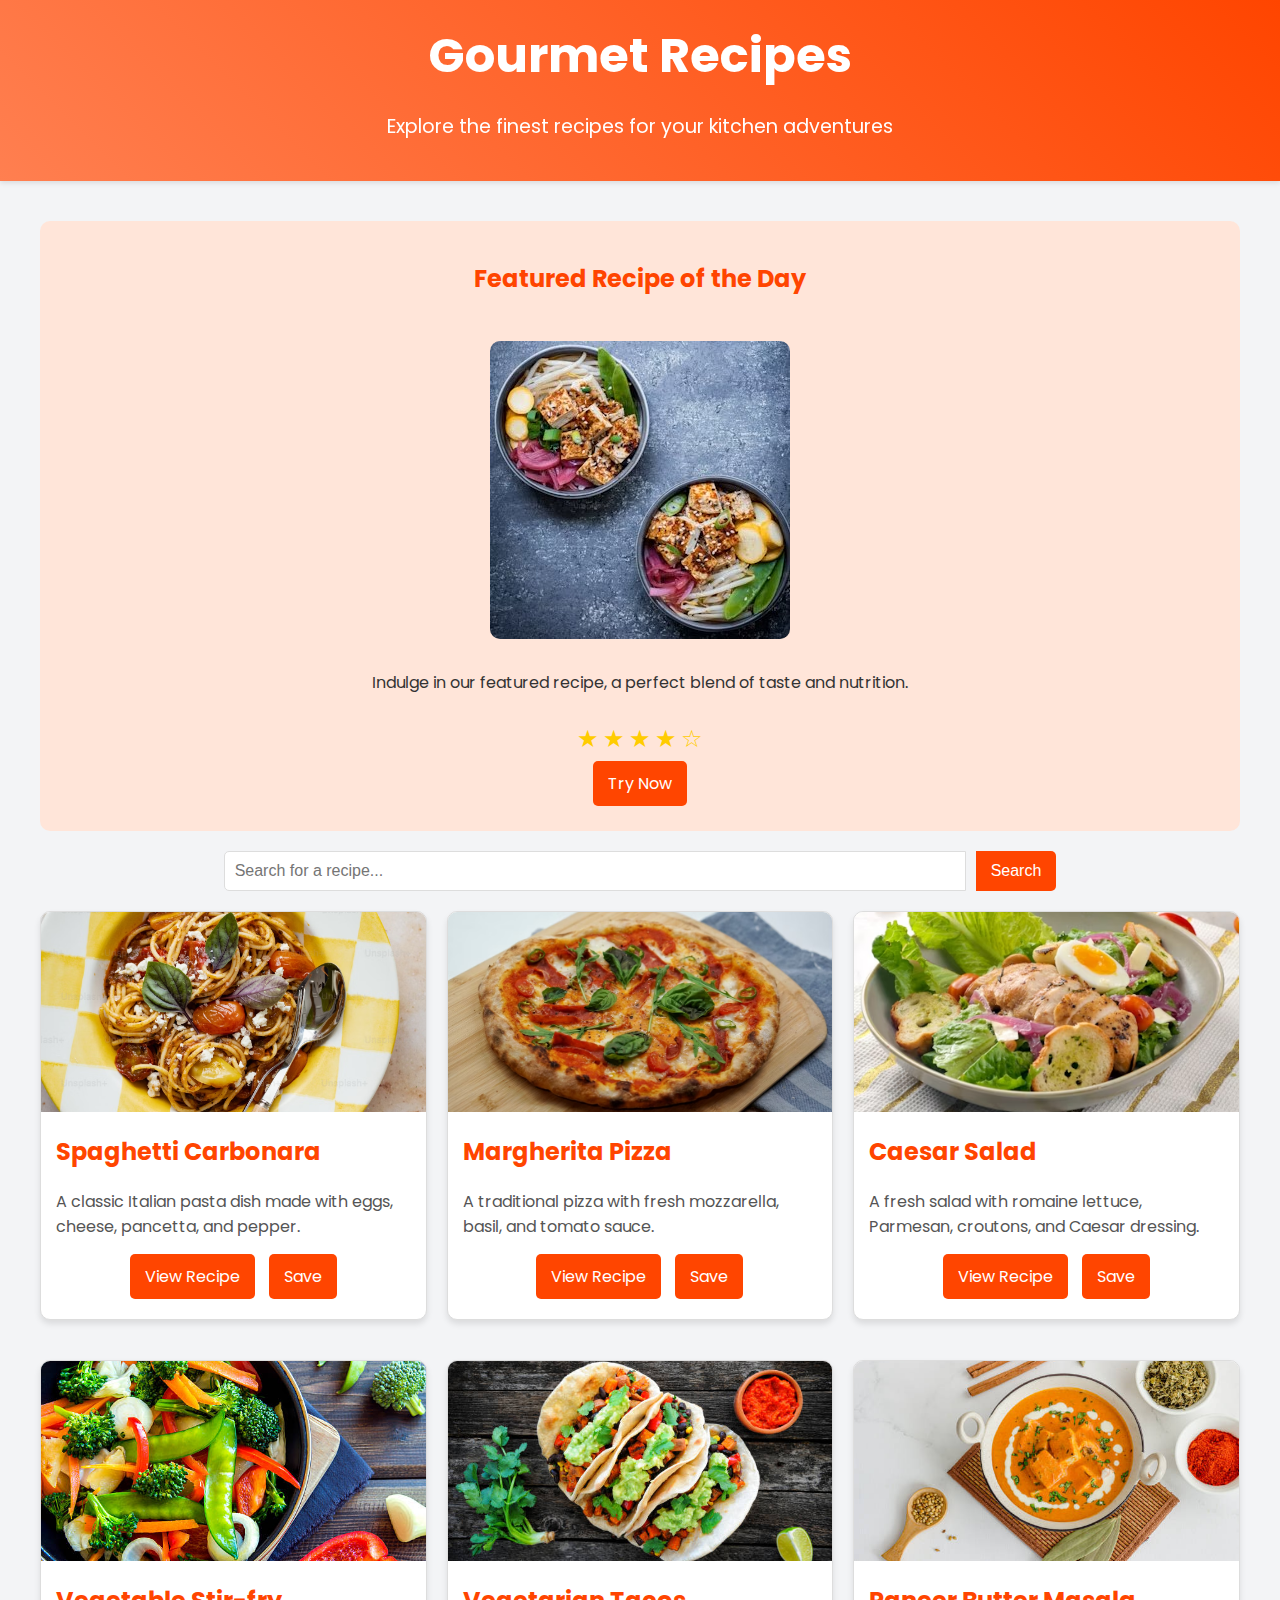
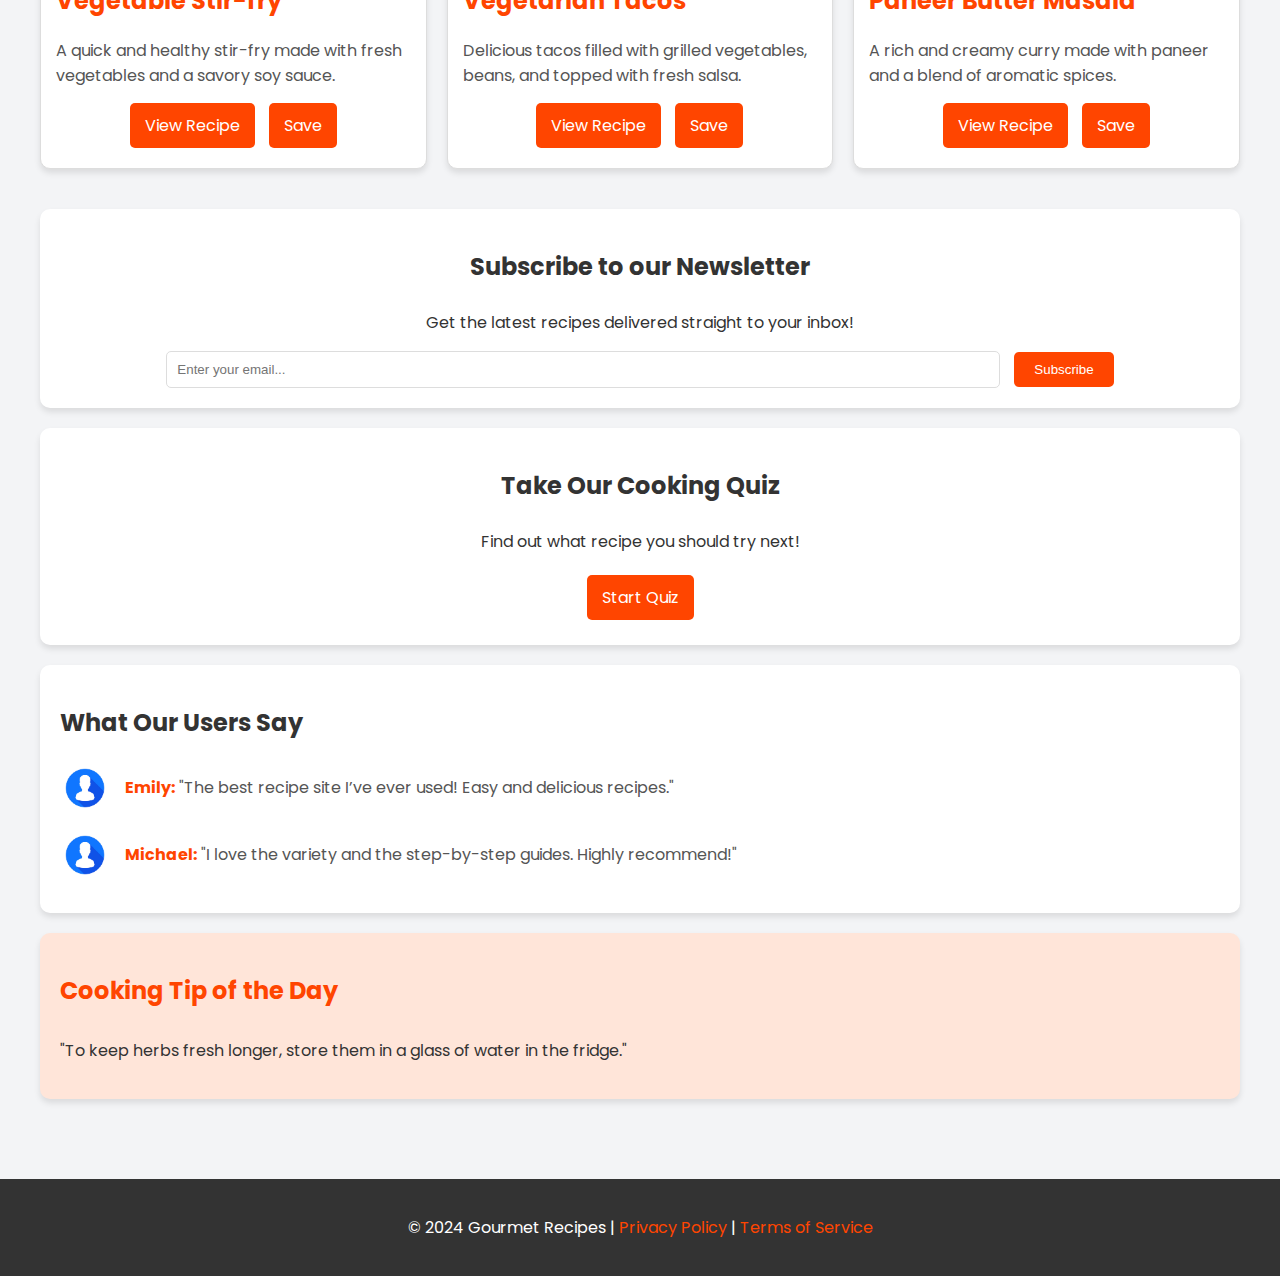
<file: index.html>
<!DOCTYPE html>
<html lang="en">
<head>
    <meta charset="UTF-8">
    <meta name="viewport" content="width=device-width, initial-scale=1.0">
    <title>Gourmet Recipes</title>
    <link rel="stylesheet" href="styles.css">
</head>
<body>
    <header>
        <h1>Gourmet Recipes</h1>
        <p>Explore the finest recipes for your kitchen adventures</p>
    </header>

    <button class="theme-toggle" onclick="theme-toggle()">🌙</button>

    <div class="container">
        <div class="featured">
            <h2>Featured Recipe of the Day</h2>
            <img src="example-featured.jpg" alt="Featured Dish" style="width:300px; border-radius:10px; margin:15px 0;">
            <p>Indulge in our featured recipe, a perfect blend of taste and nutrition.</p>
            <div class="rating">
                <span class="star">&#9733;</span>
                <span class="star">&#9733;</span>
                <span class="star">&#9733;</span>
                <span class="star">&#9733;</span>
                <span class="star">&#9734;</span>
            </div>
            <a href="#" class="button">Try Now</a>
        </div>

        <div class="search-bar">
            <input type="text" id="search" placeholder="Search for a recipe...">
            <button onclick="searchRecipes()">Search</button>
        </div>

        <div id="recipes" class="recipe-grid">
            <div class="recipe">
                <img src="example-dish1.jpg" alt="Example Dish">
                <div class="recipe-content">
                    <h2>Spaghetti Carbonara</h2>
                    <p>A classic Italian pasta dish made with eggs, cheese, pancetta, and pepper.</p>
                    <div class="button-group">
                        <a href="Spaghetti Carbonara.html" class="button">View Recipe</a>
                        <a href="#" class="button">Save</a>
                    </div>
                </div>
            </div>

            <div class="recipe">
                <img src="example-dish2.jpg" alt="Example Dish">
                <div class="recipe-content">
                    <h2>Margherita Pizza</h2>
                    <p>A traditional pizza with fresh mozzarella, basil, and tomato sauce.</p>
                    <div class="button-group">
                        <a href="Margherita Pizza.html" class="button">View Recipe</a>
                        <a href="#" class="button">Save</a>
                    </div>
                </div>
            </div>

            <div class="recipe">
                <img src="example-dish3.jpg" alt="Example Dish">
                <div class="recipe-content">
                    <h2>Caesar Salad</h2>
                    <p>A fresh salad with romaine lettuce, Parmesan, croutons, and Caesar dressing.</p>
                    <div class="button-group">
                        <a href="Caesar Salad.html" class="button">View Recipe</a>
                        <a href="#" class="button">Save</a>
                    </div>
                </div>
            </div>

            <!-- New Vegetarian Recipes -->
            <div class="recipe">
                <img src="vegetable-stirfry.jpg" alt="Vegetable Stir-fry">
                <div class="recipe-content">
                    <h2>Vegetable Stir-fry</h2>
                    <p>A quick and healthy stir-fry made with fresh vegetables and a savory soy sauce.</p>
                    <div class="button-group">
                        <a href="Vegetable Stir-fry.html" class="button">View Recipe</a>
                        <a href="#" class="button">Save</a>
                    </div>
                </div>
            </div>

            <div class="recipe">
                <img src="vegetarian-tacos.jpg" alt="Vegetarian Tacos">
                <div class="recipe-content">
                    <h2>Vegetarian Tacos</h2>
                    <p>Delicious tacos filled with grilled vegetables, beans, and topped with fresh salsa.</p>
                    <div class="button-group">
                        <a href="Vegetarian Tacos.html" class="button">View Recipe</a>
                        <a href="#" class="button">Save</a>
                    </div>
                </div>
            </div>

            <div class="recipe">
                <img src="paneer-butter-masala.jpg" alt="Paneer Butter Masala">
                <div class="recipe-content">
                    <h2>Paneer Butter Masala</h2>
                    <p>A rich and creamy curry made with paneer and a blend of aromatic spices.</p>
                    <div class="button-group">
                        <a href="Paneer Butter Masala.html" class="button">View Recipe</a>
                        <a href="#" class="button">Save</a>
                    </div>
                </div>
            </div>
        </div>

        <div class="newsletter">
            <h2>Subscribe to our Newsletter</h2>
            <p>Get the latest recipes delivered straight to your inbox!</p>
            <input type="email" placeholder="Enter your email...">
            <button>Subscribe</button>
        </div>

        <div class="quiz">
            <h2>Take Our Cooking Quiz</h2>
            <p>Find out what recipe you should try next!</p>
            <a href="Quiz.html" class="button">Start Quiz</a>
        </div>

        <div class="testimonials">
            <h2>What Our Users Say</h2>
            <div class="testimonial">
                <img src="user1.jpg" alt="User 1">
                <p><span>Emily:</span> "The best recipe site I’ve ever used! Easy and delicious recipes."</p>
            </div>
            <div class="testimonial">
                <img src="user2.jpg" alt="User 2">
                <p><span>Michael:</span> "I love the variety and the step-by-step guides. Highly recommend!"</p>
            </div>
        </div>

        <div class="random-tip">
            <h2>Cooking Tip of the Day</h2>
            <p>"To keep herbs fresh longer, store them in a glass of water in the fridge."</p>
        </div>
    </div>

    <footer>
        <p>&copy; 2024 Gourmet Recipes | <a href="#">Privacy Policy</a> | <a href="#">Terms of Service</a></p>
    </footer>

    <script>
        function theme-toggle() {
            document.body.classList.toggle('dark-mode');
        }

        function searchRecipes() {
            const searchInput = document.getElementById('search').value;
            alert('Search functionality coming soon for: ' + searchInput);
        }
    </script>
</body>
</html>
</file>
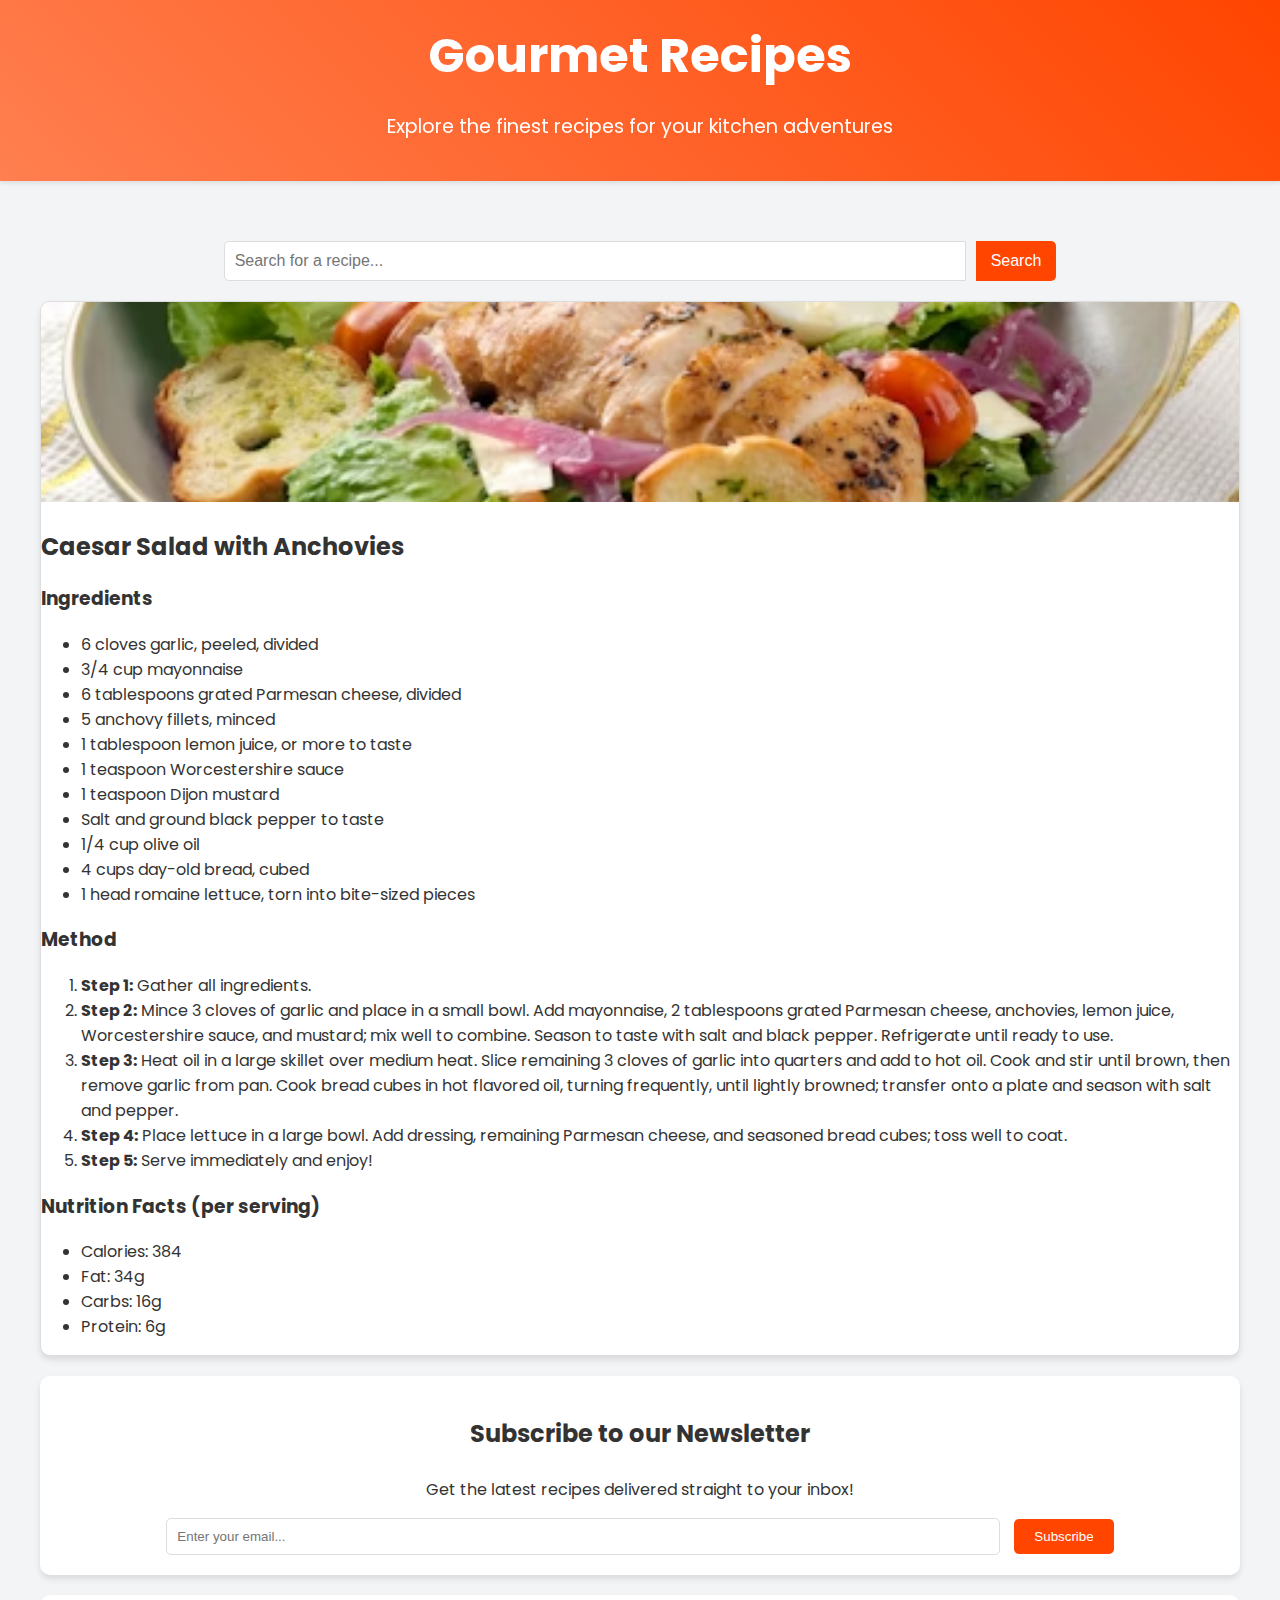
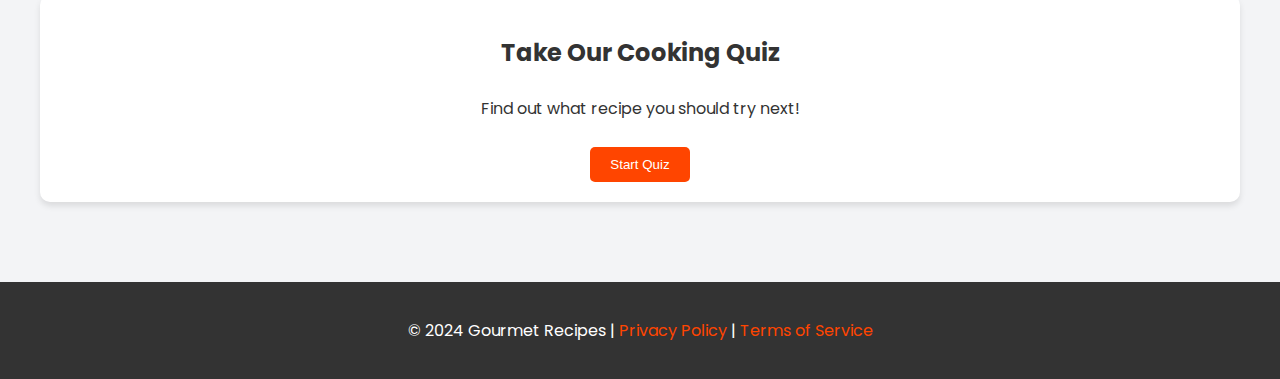
<file: Caesar Salad.html>
<!DOCTYPE html>
<html lang="en">
<head>
    <meta charset="UTF-8">
    <meta name="viewport" content="width=device-width, initial-scale=1.0">
    <title>Gourmet Recipes</title>
    <link rel="stylesheet" href="styles.css">
</head>
<body>
    <header>
        <h1>Gourmet Recipes</h1>
        <p>Explore the finest recipes for your kitchen adventures</p>
    </header>

    <button class="theme-toggle" onclick="toggleTheme()">🌙</button>

    <div class="container">
        <div class="search-bar">
            <input type="text" id="search" placeholder="Search for a recipe...">
            <button onclick="searchRecipes()">Search</button>
        </div>

        <!-- New Recipe Start -->
        <div class="recipe">
            <!-- Full Image Above Recipe Content -->
            <div class="recipe-image">
                <img src="example-dish3.jpg" alt="Caesar Salad with Anchovies">
            </div>

            <h2>Caesar Salad with Anchovies</h2>

            <h3>Ingredients</h3>
            <ul>
                <li>6 cloves garlic, peeled, divided</li>
                <li>3/4 cup mayonnaise</li>
                <li>6 tablespoons grated Parmesan cheese, divided</li>
                <li>5 anchovy fillets, minced</li>
                <li>1 tablespoon lemon juice, or more to taste</li>
                <li>1 teaspoon Worcestershire sauce</li>
                <li>1 teaspoon Dijon mustard</li>
                <li>Salt and ground black pepper to taste</li>
                <li>1/4 cup olive oil</li>
                <li>4 cups day-old bread, cubed</li>
                <li>1 head romaine lettuce, torn into bite-sized pieces</li>
            </ul>

            <h3>Method</h3>
            <ol>
                <li><strong>Step 1:</strong> Gather all ingredients.</li>
                <li><strong>Step 2:</strong> Mince 3 cloves of garlic and place in a small bowl. Add mayonnaise, 2 tablespoons grated Parmesan cheese, anchovies, lemon juice, Worcestershire sauce, and mustard; mix well to combine. Season to taste with salt and black pepper. Refrigerate until ready to use.</li>
                <li><strong>Step 3:</strong> Heat oil in a large skillet over medium heat. Slice remaining 3 cloves of garlic into quarters and add to hot oil. Cook and stir until brown, then remove garlic from pan. Cook bread cubes in hot flavored oil, turning frequently, until lightly browned; transfer onto a plate and season with salt and pepper.</li>
                <li><strong>Step 4:</strong> Place lettuce in a large bowl. Add dressing, remaining Parmesan cheese, and seasoned bread cubes; toss well to coat.</li>
                <li><strong>Step 5:</strong> Serve immediately and enjoy!</li>
            </ol>

            <h3>Nutrition Facts (per serving)</h3>
            <ul>
                <li>Calories: 384</li>
                <li>Fat: 34g</li>
                <li>Carbs: 16g</li>
                <li>Protein: 6g</li>
            </ul>
        </div>
        <!-- New Recipe End -->

        <div class="newsletter">
            <h2>Subscribe to our Newsletter</h2>
            <p>Get the latest recipes delivered straight to your inbox!</p>
            <input type="email" placeholder="Enter your email...">
            <button>Subscribe</button>
        </div>

        <div class="quiz">
            <h2>Take Our Cooking Quiz</h2>
            <p>Find out what recipe you should try next!</p>
            <button>Start Quiz</button>
        </div>
    </div>

    <footer>
        <p>&copy; 2024 Gourmet Recipes | <a href="#">Privacy Policy</a> | <a href="#">Terms of Service</a></p>
    </footer>

    <script>
        function toggleTheme() {
            document.body.classList.toggle('dark-mode');
        }

        function searchRecipes() {
            const searchInput = document.getElementById('search').value;
            alert('Search functionality coming soon for: ' + searchInput);
        }
    </script>
</body>
</html>
</file>
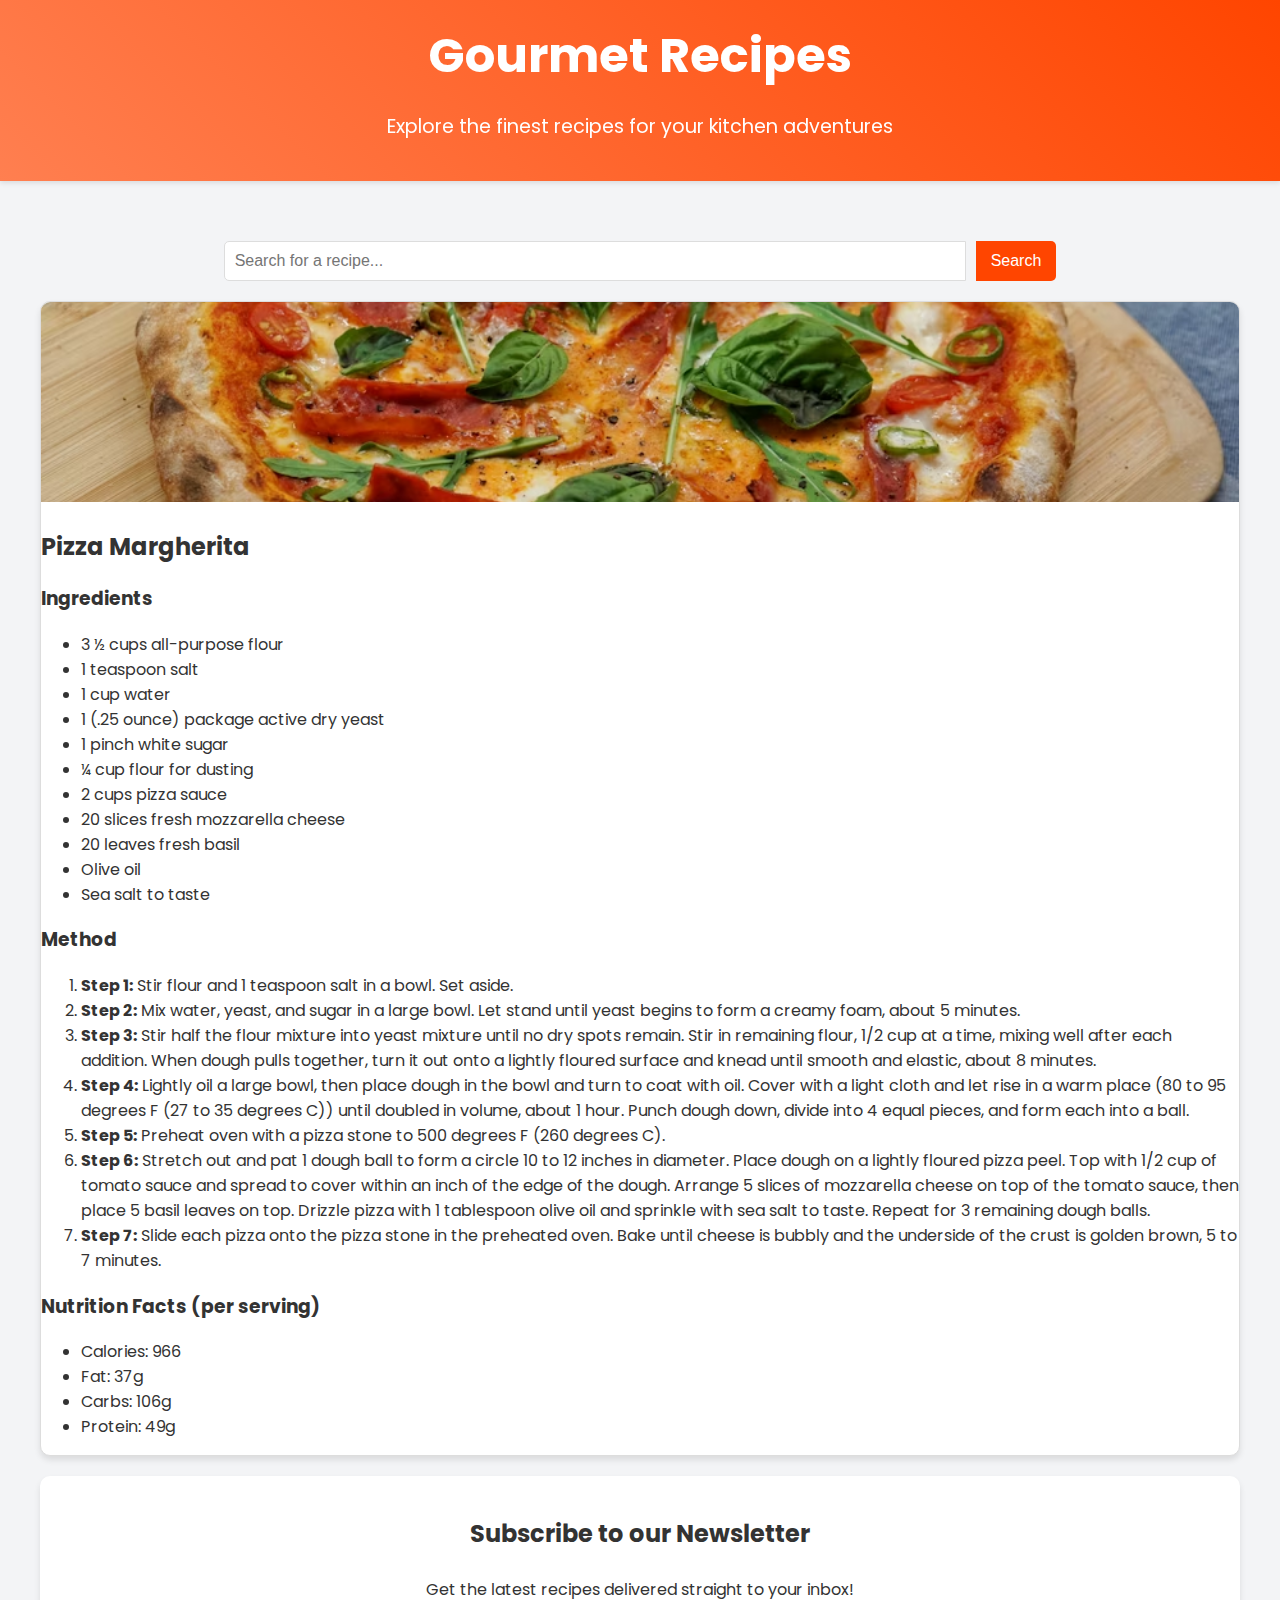
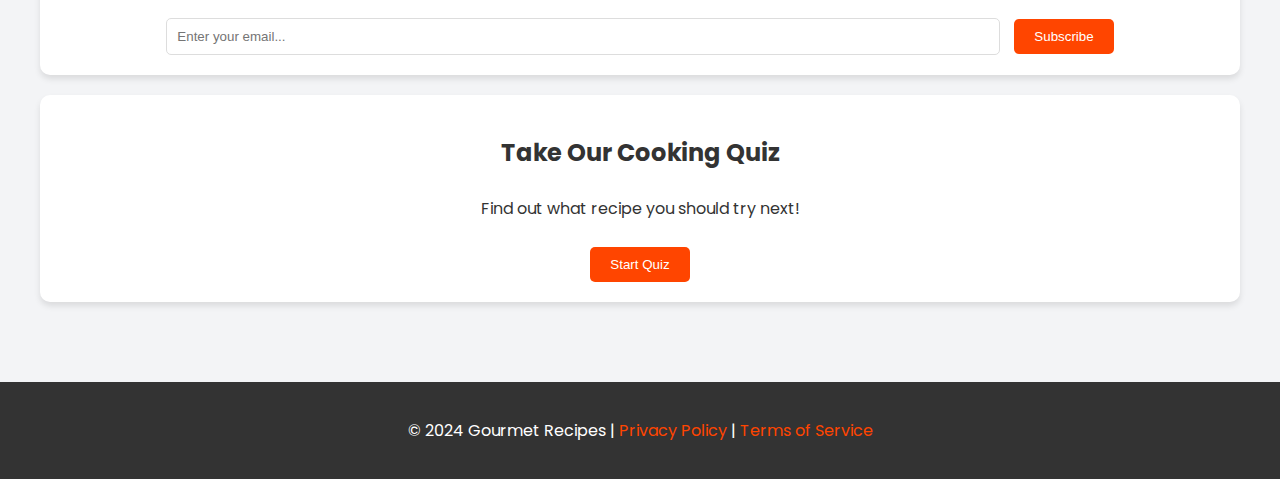
<file: Margherita Pizza.html>
<!DOCTYPE html>
<html lang="en">
<head>
    <meta charset="UTF-8">
    <meta name="viewport" content="width=device-width, initial-scale=1.0">
    <title>Gourmet Recipes</title>
    <link rel="stylesheet" href="styles.css">
</head>
<body>
    <header>
        <h1>Gourmet Recipes</h1>
        <p>Explore the finest recipes for your kitchen adventures</p>
    </header>

    <button class="theme-toggle" onclick="toggleTheme()">🌙</button>

    <div class="container">
        <div class="search-bar">
            <input type="text" id="search" placeholder="Search for a recipe...">
            <button onclick="searchRecipes()">Search</button>
        </div>

        <!-- New Recipe Start -->
        <div class="recipe">
            <!-- Full Image Above Recipe Content -->
            <div class="recipe-image">
                <img src="example-dish2.jpg" alt="Pizza Margherita">
            </div>

            <h2>Pizza Margherita</h2>

            <h3>Ingredients</h3>
            <ul>
                <li>3 ½ cups all-purpose flour</li>
                <li>1 teaspoon salt</li>
                <li>1 cup water</li>
                <li>1 (.25 ounce) package active dry yeast</li>
                <li>1 pinch white sugar</li>
                <li>¼ cup flour for dusting</li>
                <li>2 cups pizza sauce</li>
                <li>20 slices fresh mozzarella cheese</li>
                <li>20 leaves fresh basil</li>
                <li>Olive oil</li>
                <li>Sea salt to taste</li>
            </ul>

            <h3>Method</h3>
            <ol>
                <li><strong>Step 1:</strong> Stir flour and 1 teaspoon salt in a bowl. Set aside.</li>
                <li><strong>Step 2:</strong> Mix water, yeast, and sugar in a large bowl. Let stand until yeast begins to form a creamy foam, about 5 minutes.</li>
                <li><strong>Step 3:</strong> Stir half the flour mixture into yeast mixture until no dry spots remain. Stir in remaining flour, 1/2 cup at a time, mixing well after each addition. When dough pulls together, turn it out onto a lightly floured surface and knead until smooth and elastic, about 8 minutes.</li>
                <li><strong>Step 4:</strong> Lightly oil a large bowl, then place dough in the bowl and turn to coat with oil. Cover with a light cloth and let rise in a warm place (80 to 95 degrees F (27 to 35 degrees C)) until doubled in volume, about 1 hour. Punch dough down, divide into 4 equal pieces, and form each into a ball.</li>
                <li><strong>Step 5:</strong> Preheat oven with a pizza stone to 500 degrees F (260 degrees C).</li>
                <li><strong>Step 6:</strong> Stretch out and pat 1 dough ball to form a circle 10 to 12 inches in diameter. Place dough on a lightly floured pizza peel. Top with 1/2 cup of tomato sauce and spread to cover within an inch of the edge of the dough. Arrange 5 slices of mozzarella cheese on top of the tomato sauce, then place 5 basil leaves on top. Drizzle pizza with 1 tablespoon olive oil and sprinkle with sea salt to taste. Repeat for 3 remaining dough balls.</li>
                <li><strong>Step 7:</strong> Slide each pizza onto the pizza stone in the preheated oven. Bake until cheese is bubbly and the underside of the crust is golden brown, 5 to 7 minutes.</li>
            </ol>

            <h3>Nutrition Facts (per serving)</h3>
            <ul>
                <li>Calories: 966</li>
                <li>Fat: 37g</li>
                <li>Carbs: 106g</li>
                <li>Protein: 49g</li>
            </ul>
        </div>
        <!-- New Recipe End -->

        <div class="newsletter">
            <h2>Subscribe to our Newsletter</h2>
            <p>Get the latest recipes delivered straight to your inbox!</p>
            <input type="email" placeholder="Enter your email...">
            <button>Subscribe</button>
        </div>

        <div class="quiz">
            <h2>Take Our Cooking Quiz</h2>
            <p>Find out what recipe you should try next!</p>
            <button>Start Quiz</button>
        </div>
    </div>

    <footer>
        <p>&copy; 2024 Gourmet Recipes | <a href="#">Privacy Policy</a> | <a href="#">Terms of Service</a></p>
    </footer>

    <script>
        function toggleTheme() {
            document.body.classList.toggle('dark-mode');
        }

        function searchRecipes() {
            const searchInput = document.getElementById('search').value;
            alert('Search functionality coming soon for: ' + searchInput);
        }
    </script>
</body>
</html>
</file>
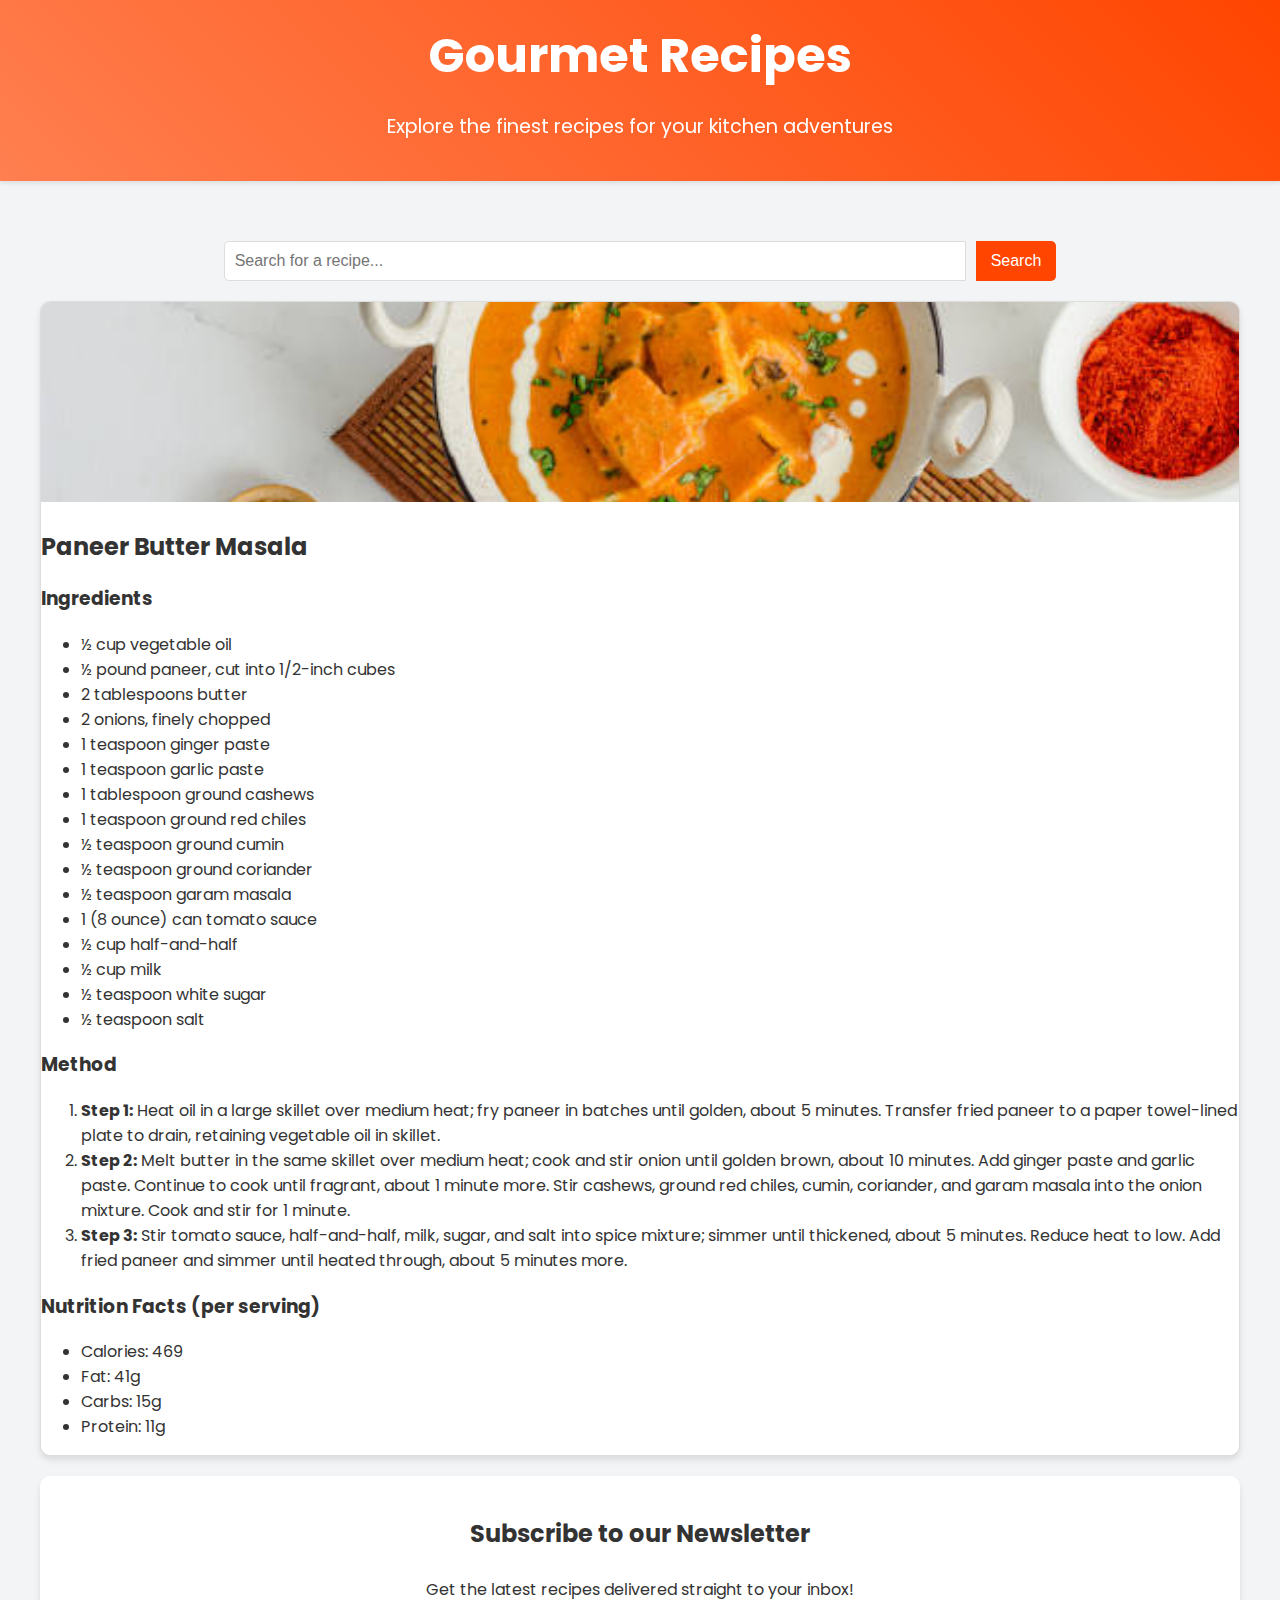
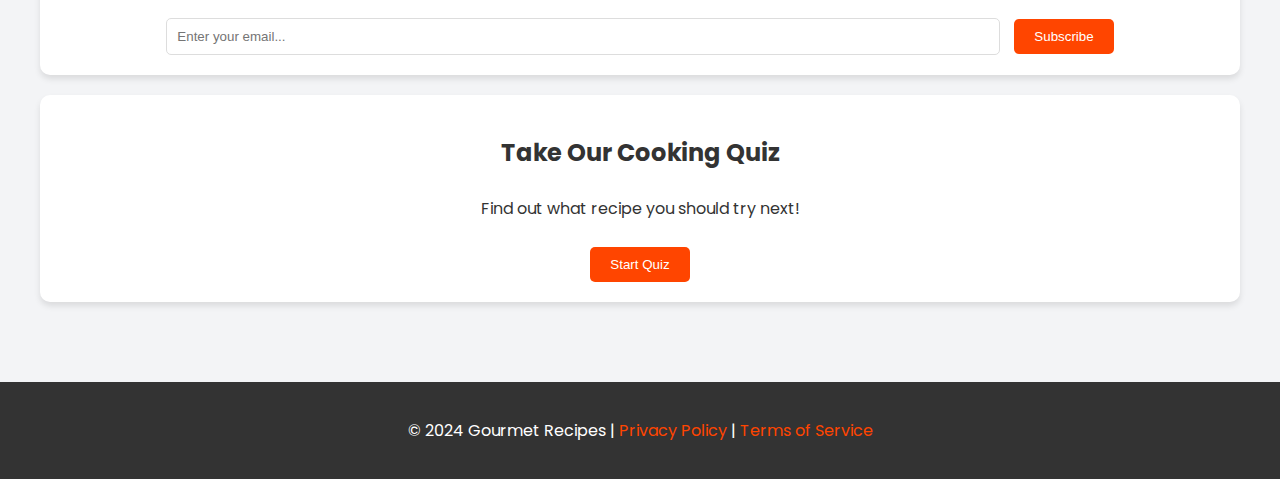
<file: Paneer Butter Masala.html>
<!DOCTYPE html>
<html lang="en">
<head>
    <meta charset="UTF-8">
    <meta name="viewport" content="width=device-width, initial-scale=1.0">
    <title>Gourmet Recipes</title>
    <link rel="stylesheet" href="styles.css">
</head>
<body>
    <header>
        <h1>Gourmet Recipes</h1>
        <p>Explore the finest recipes for your kitchen adventures</p>
    </header>

    <button class="theme-toggle" onclick="toggleTheme()">🌙</button>

    <div class="container">
        <div class="search-bar">
            <input type="text" id="search" placeholder="Search for a recipe...">
            <button onclick="searchRecipes()">Search</button>
        </div>

        <!-- Updated Recipe Start -->
        <div class="recipe">
            <!-- Full Image Above Recipe Content -->
            <div class="recipe-image">
                <img src="paneer-butter-masala.jpg" alt="Paneer Butter Masala">
            </div>

            <h2>Paneer Butter Masala</h2>

            <h3>Ingredients</h3>
            <ul>
                <li>½ cup vegetable oil</li>
                <li>½ pound paneer, cut into 1/2-inch cubes</li>
                <li>2 tablespoons butter</li>
                <li>2 onions, finely chopped</li>
                <li>1 teaspoon ginger paste</li>
                <li>1 teaspoon garlic paste</li>
                <li>1 tablespoon ground cashews</li>
                <li>1 teaspoon ground red chiles</li>
                <li>½ teaspoon ground cumin</li>
                <li>½ teaspoon ground coriander</li>
                <li>½ teaspoon garam masala</li>
                <li>1 (8 ounce) can tomato sauce</li>
                <li>½ cup half-and-half</li>
                <li>½ cup milk</li>
                <li>½ teaspoon white sugar</li>
                <li>½ teaspoon salt</li>
            </ul>

            <h3>Method</h3>
            <ol>
                <li>
                    <strong>Step 1:</strong> Heat oil in a large skillet over medium heat; fry paneer in batches until golden, about 5 minutes. Transfer fried paneer to a paper towel-lined plate to drain, retaining vegetable oil in skillet.
                </li>
                <li>
                    <strong>Step 2:</strong> Melt butter in the same skillet over medium heat; cook and stir onion until golden brown, about 10 minutes. Add ginger paste and garlic paste. Continue to cook until fragrant, about 1 minute more. Stir cashews, ground red chiles, cumin, coriander, and garam masala into the onion mixture. Cook and stir for 1 minute.
                </li>
                <li>
                    <strong>Step 3:</strong> Stir tomato sauce, half-and-half, milk, sugar, and salt into spice mixture; simmer until thickened, about 5 minutes. Reduce heat to low. Add fried paneer and simmer until heated through, about 5 minutes more.
                </li>
            </ol>

            <h3>Nutrition Facts (per serving)</h3>
            <ul>
                <li>Calories: 469</li>
                <li>Fat: 41g</li>
                <li>Carbs: 15g</li>
                <li>Protein: 11g</li>
            </ul>
        </div>
        <!-- Updated Recipe End -->

        <div class="newsletter">
            <h2>Subscribe to our Newsletter</h2>
            <p>Get the latest recipes delivered straight to your inbox!</p>
            <input type="email" placeholder="Enter your email...">
            <button>Subscribe</button>
        </div>

        <div class="quiz">
            <h2>Take Our Cooking Quiz</h2>
            <p>Find out what recipe you should try next!</p>
            <button>Start Quiz</button>
        </div>
    </div>

    <footer>
        <p>&copy; 2024 Gourmet Recipes | <a href="#">Privacy Policy</a> | <a href="#">Terms of Service</a></p>
    </footer>

    <script>
        function toggleTheme() {
            document.body.classList.toggle('dark-mode');
        }

        function searchRecipes() {
            const searchInput = document.getElementById('search').value;
            alert('Search functionality coming soon for: ' + searchInput);
        }
    </script>
</body>
</html>
</file>
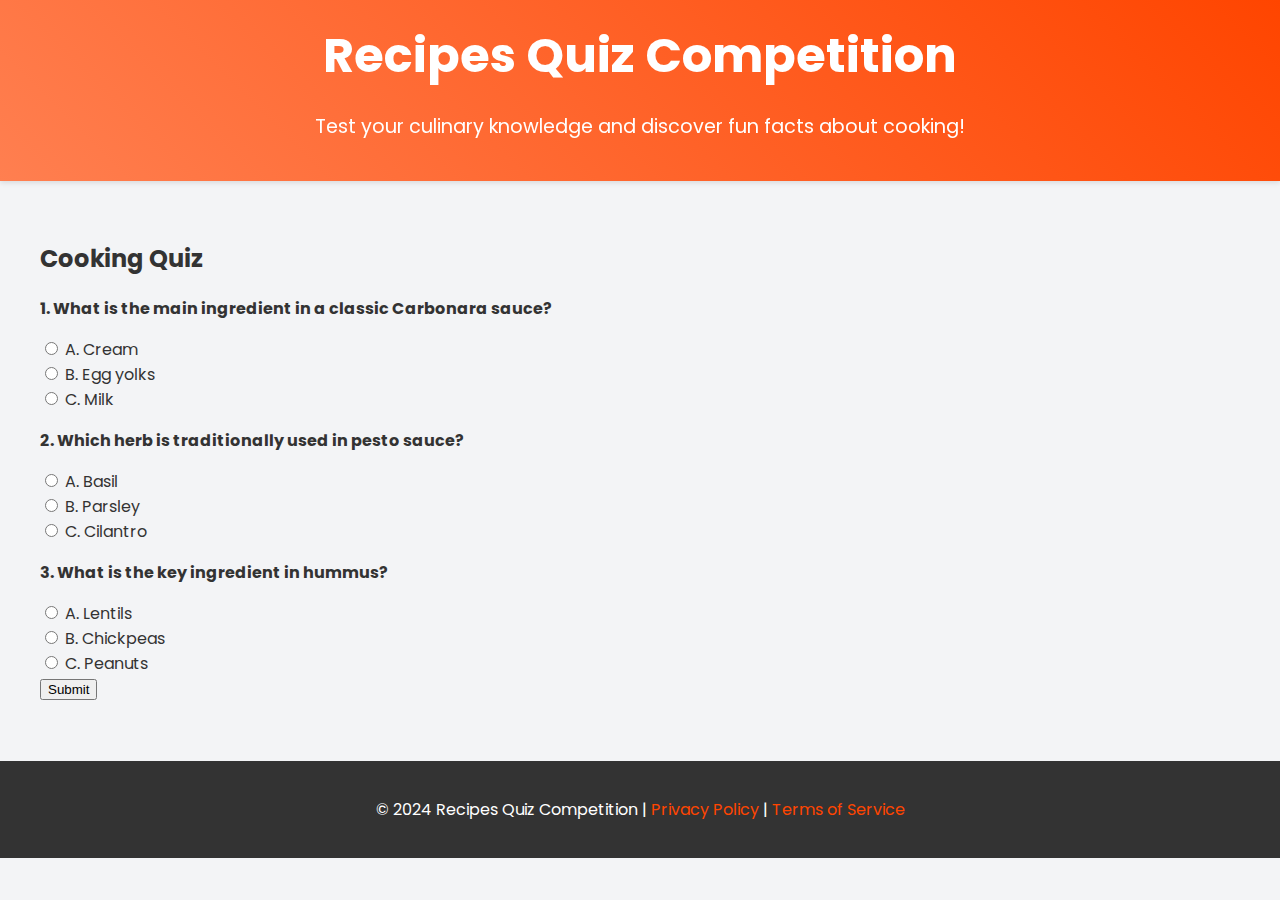
<file: Quiz.html>
<!DOCTYPE html>
<html lang="en">
<head>
    <meta charset="UTF-8">
    <meta name="viewport" content="width=device-width, initial-scale=1.0">
    <title>Recipes Quiz Competition</title>
    <link rel="stylesheet" href="styles.css">
</head>
<body>
    <header>
        <h1>Recipes Quiz Competition</h1>
        <p>Test your culinary knowledge and discover fun facts about cooking!</p>
    </header>

    <button class="theme-toggle" onclick="toggleTheme()">🌙</button>

    <div class="container">
        <div class="quiz-section">
            <h2>Cooking Quiz</h2>
            <form id="quizForm">
                <!-- Question 1 -->
                <div class="quiz-question">
                    <p><strong>1. What is the main ingredient in a classic Carbonara sauce?</strong></p>
                    <input type="radio" id="q1a" name="q1" value="A">
                    <label for="q1a">A. Cream</label><br>
                    <input type="radio" id="q1b" name="q1" value="B">
                    <label for="q1b">B. Egg yolks</label><br>
                    <input type="radio" id="q1c" name="q1" value="C">
                    <label for="q1c">C. Milk</label><br>
                </div>

                <!-- Question 2 -->
                <div class="quiz-question">
                    <p><strong>2. Which herb is traditionally used in pesto sauce?</strong></p>
                    <input type="radio" id="q2a" name="q2" value="A">
                    <label for="q2a">A. Basil</label><br>
                    <input type="radio" id="q2b" name="q2" value="B">
                    <label for="q2b">B. Parsley</label><br>
                    <input type="radio" id="q2c" name="q2" value="C">
                    <label for="q2c">C. Cilantro</label><br>
                </div>

                <!-- Question 3 -->
                <div class="quiz-question">
                    <p><strong>3. What is the key ingredient in hummus?</strong></p>
                    <input type="radio" id="q3a" name="q3" value="A">
                    <label for="q3a">A. Lentils</label><br>
                    <input type="radio" id="q3b" name="q3" value="B">
                    <label for="q3b">B. Chickpeas</label><br>
                    <input type="radio" id="q3c" name="q3" value="C">
                    <label for="q3c">C. Peanuts</label><br>
                </div>

                <button type="button" onclick="checkAnswers()">Submit</button>
            </form>
        </div>

        <div id="quizResults" class="results" style="display:none;">
            <h2>Your Results</h2>
            <p id="resultsMessage"></p>
        </div>
    </div>

    <footer>
        <p>&copy; 2024 Recipes Quiz Competition | <a href="#">Privacy Policy</a> | <a href="#">Terms of Service</a></p>
    </footer>

    <script>
        function toggleTheme() {
            document.body.classList.toggle('dark-mode');
        }

        function checkAnswers() {
            const correctAnswers = {
                q1: "B",
                q2: "A",
                q3: "B"
            };

            let score = 0;
            const totalQuestions = Object.keys(correctAnswers).length;

            for (const [question, answer] of Object.entries(correctAnswers)) {
                const selected = document.querySelector(`input[name="${question}"]:checked`);
                if (selected && selected.value === answer) {
                    score++;
                }
            }

            const resultsMessage = document.getElementById("resultsMessage");
            const resultsDiv = document.getElementById("quizResults");
            resultsMessage.textContent = `You scored ${score} out of ${totalQuestions}! ${
                score === totalQuestions ? "You're a master chef!" : "Keep practicing!"
            }`;
            resultsDiv.style.display = "block";
        }
    </script>
</body>
</html>
</file>
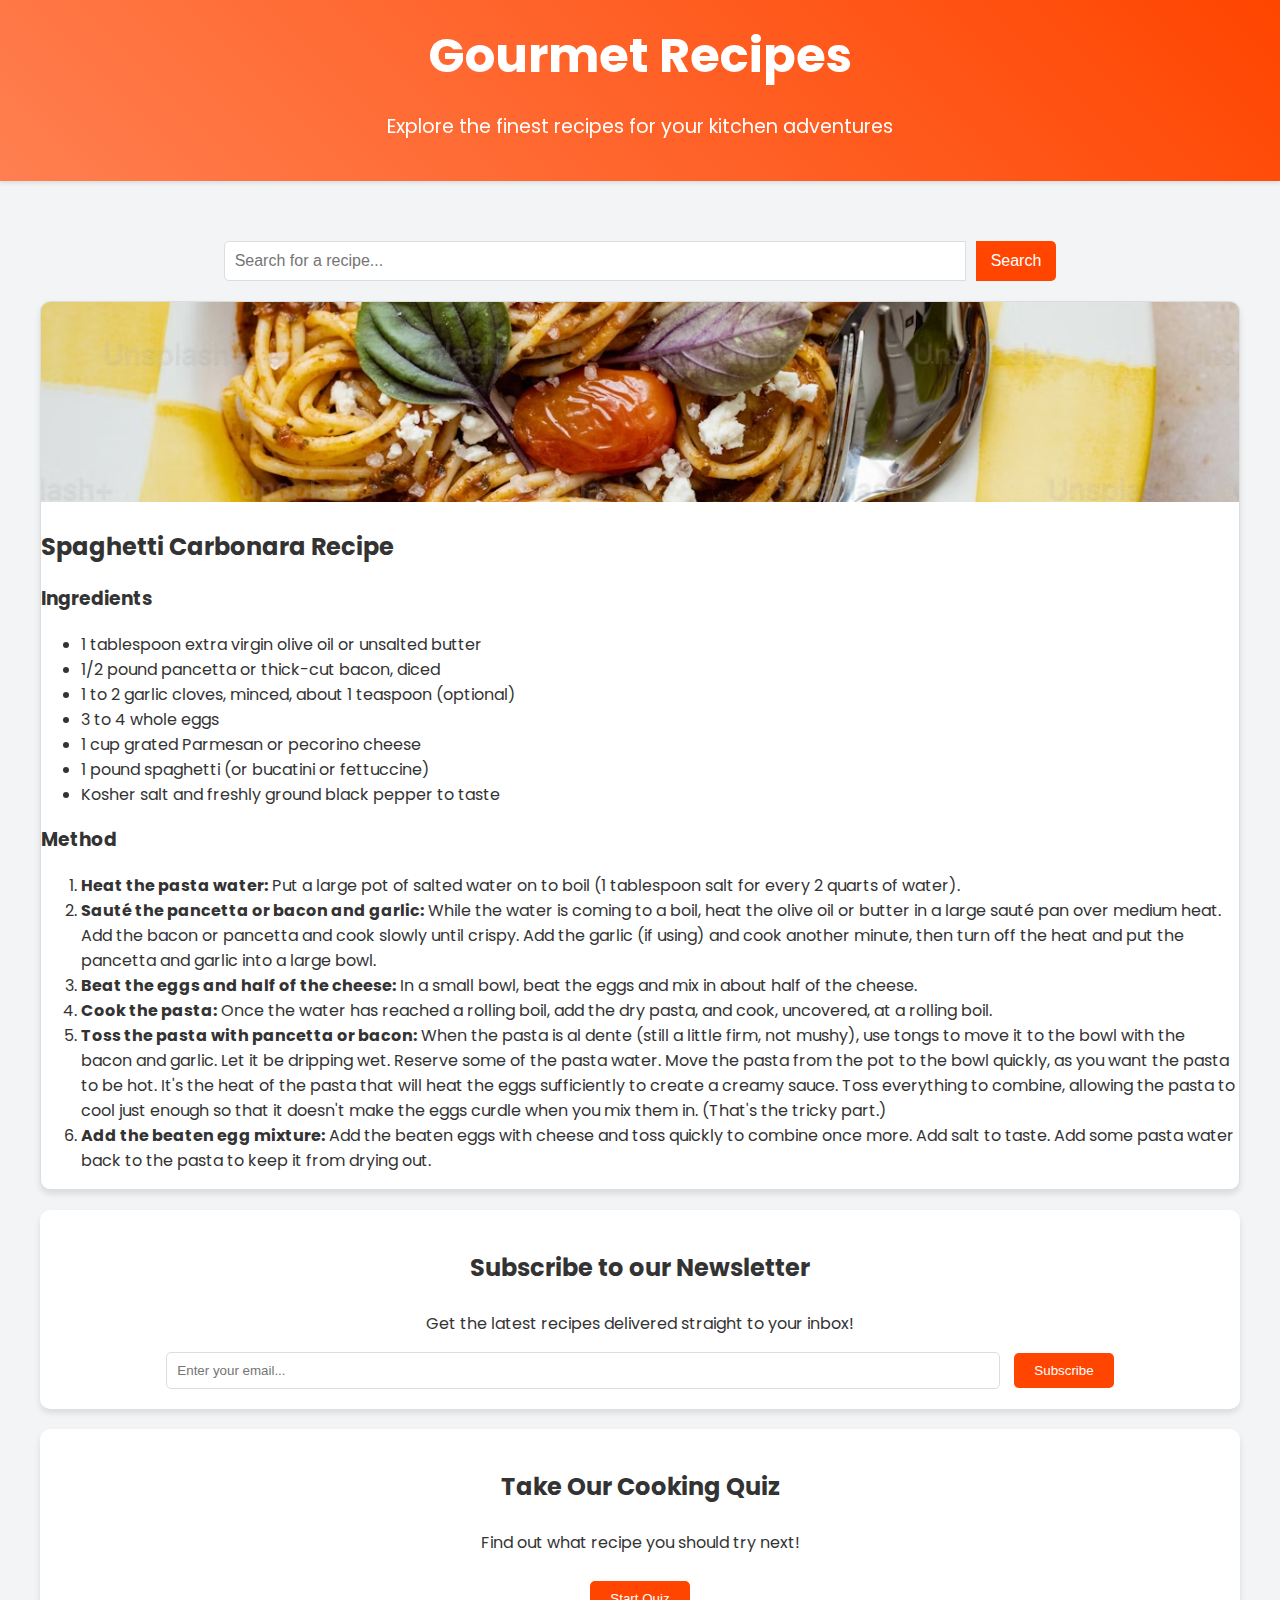
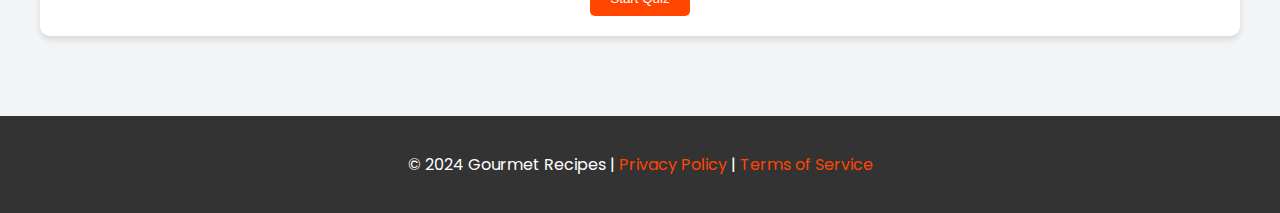
<file: recipesteps.html>
<!DOCTYPE html>
<html lang="en">
<head>
    <meta charset="UTF-8">
    <meta name="viewport" content="width=device-width, initial-scale=1.0">
    <title>Gourmet Recipes</title>
    <link rel="stylesheet" href="styles.css">
</head>
<body>
    <header>
        <h1>Gourmet Recipes</h1>
        <p>Explore the finest recipes for your kitchen adventures</p>
    </header>

    <button class="theme-toggle" onclick="toggleTheme()">🌙</button>

    <div class="container">
        <div class="search-bar">
            <input type="text" id="search" placeholder="Search for a recipe...">
            <button onclick="searchRecipes()">Search</button>
        </div>

        <div class="recipe">
            <!-- Full Image Above Recipe Content -->
            <div class="recipe-image">
                <img src="example-dish1.jpg" alt="Spaghetti Carbonara">
            </div>

            <h2>Spaghetti Carbonara Recipe</h2>

            <h3>Ingredients</h3>
            <ul>
                <li>1 tablespoon extra virgin olive oil or unsalted butter</li>
                <li>1/2 pound pancetta or thick-cut bacon, diced</li>
                <li>1 to 2 garlic cloves, minced, about 1 teaspoon (optional)</li>
                <li>3 to 4 whole eggs</li>
                <li>1 cup grated Parmesan or pecorino cheese</li>
                <li>1 pound spaghetti (or bucatini or fettuccine)</li>
                <li>Kosher salt and freshly ground black pepper to taste</li>
            </ul>

            <h3>Method</h3>
            <ol>
                <li>
                    <strong>Heat the pasta water:</strong>
                    Put a large pot of salted water on to boil (1 tablespoon salt for every 2 quarts of water).
                </li>
                <li>
                    <strong>Sauté the pancetta or bacon and garlic:</strong>
                    While the water is coming to a boil, heat the olive oil or butter in a large sauté pan over medium heat. Add the bacon or pancetta and cook slowly until crispy. Add the garlic (if using) and cook another minute, then turn off the heat and put the pancetta and garlic into a large bowl.
                </li>
                <li>
                    <strong>Beat the eggs and half of the cheese:</strong>
                    In a small bowl, beat the eggs and mix in about half of the cheese.
                </li>
                <li>
                    <strong>Cook the pasta:</strong>
                    Once the water has reached a rolling boil, add the dry pasta, and cook, uncovered, at a rolling boil.
                </li>
                <li>
                    <strong>Toss the pasta with pancetta or bacon:</strong>
                    When the pasta is al dente (still a little firm, not mushy), use tongs to move it to the bowl with the bacon and garlic. Let it be dripping wet. Reserve some of the pasta water. Move the pasta from the pot to the bowl quickly, as you want the pasta to be hot. It's the heat of the pasta that will heat the eggs sufficiently to create a creamy sauce. Toss everything to combine, allowing the pasta to cool just enough so that it doesn't make the eggs curdle when you mix them in. (That's the tricky part.)
                </li>
                <li>
                    <strong>Add the beaten egg mixture:</strong>
                    Add the beaten eggs with cheese and toss quickly to combine once more. Add salt to taste. Add some pasta water back to the pasta to keep it from drying out.
                </li>
            </ol>
        </div>

        <div class="newsletter">
            <h2>Subscribe to our Newsletter</h2>
            <p>Get the latest recipes delivered straight to your inbox!</p>
            <input type="email" placeholder="Enter your email...">
            <button>Subscribe</button>
        </div>

        <div class="quiz">
            <h2>Take Our Cooking Quiz</h2>
            <p>Find out what recipe you should try next!</p>
            <button>Start Quiz</button>
        </div>
    </div>

    <footer>
        <p>&copy; 2024 Gourmet Recipes | <a href="#">Privacy Policy</a> | <a href="#">Terms of Service</a></p>
    </footer>

    <script>
        function toggleTheme() {
            document.body.classList.toggle('dark-mode');
        }

        function searchRecipes() {
            const searchInput = document.getElementById('search').value;
            alert('Search functionality coming soon for: ' + searchInput);
        }
    </script>
</body>
</html>
</file>
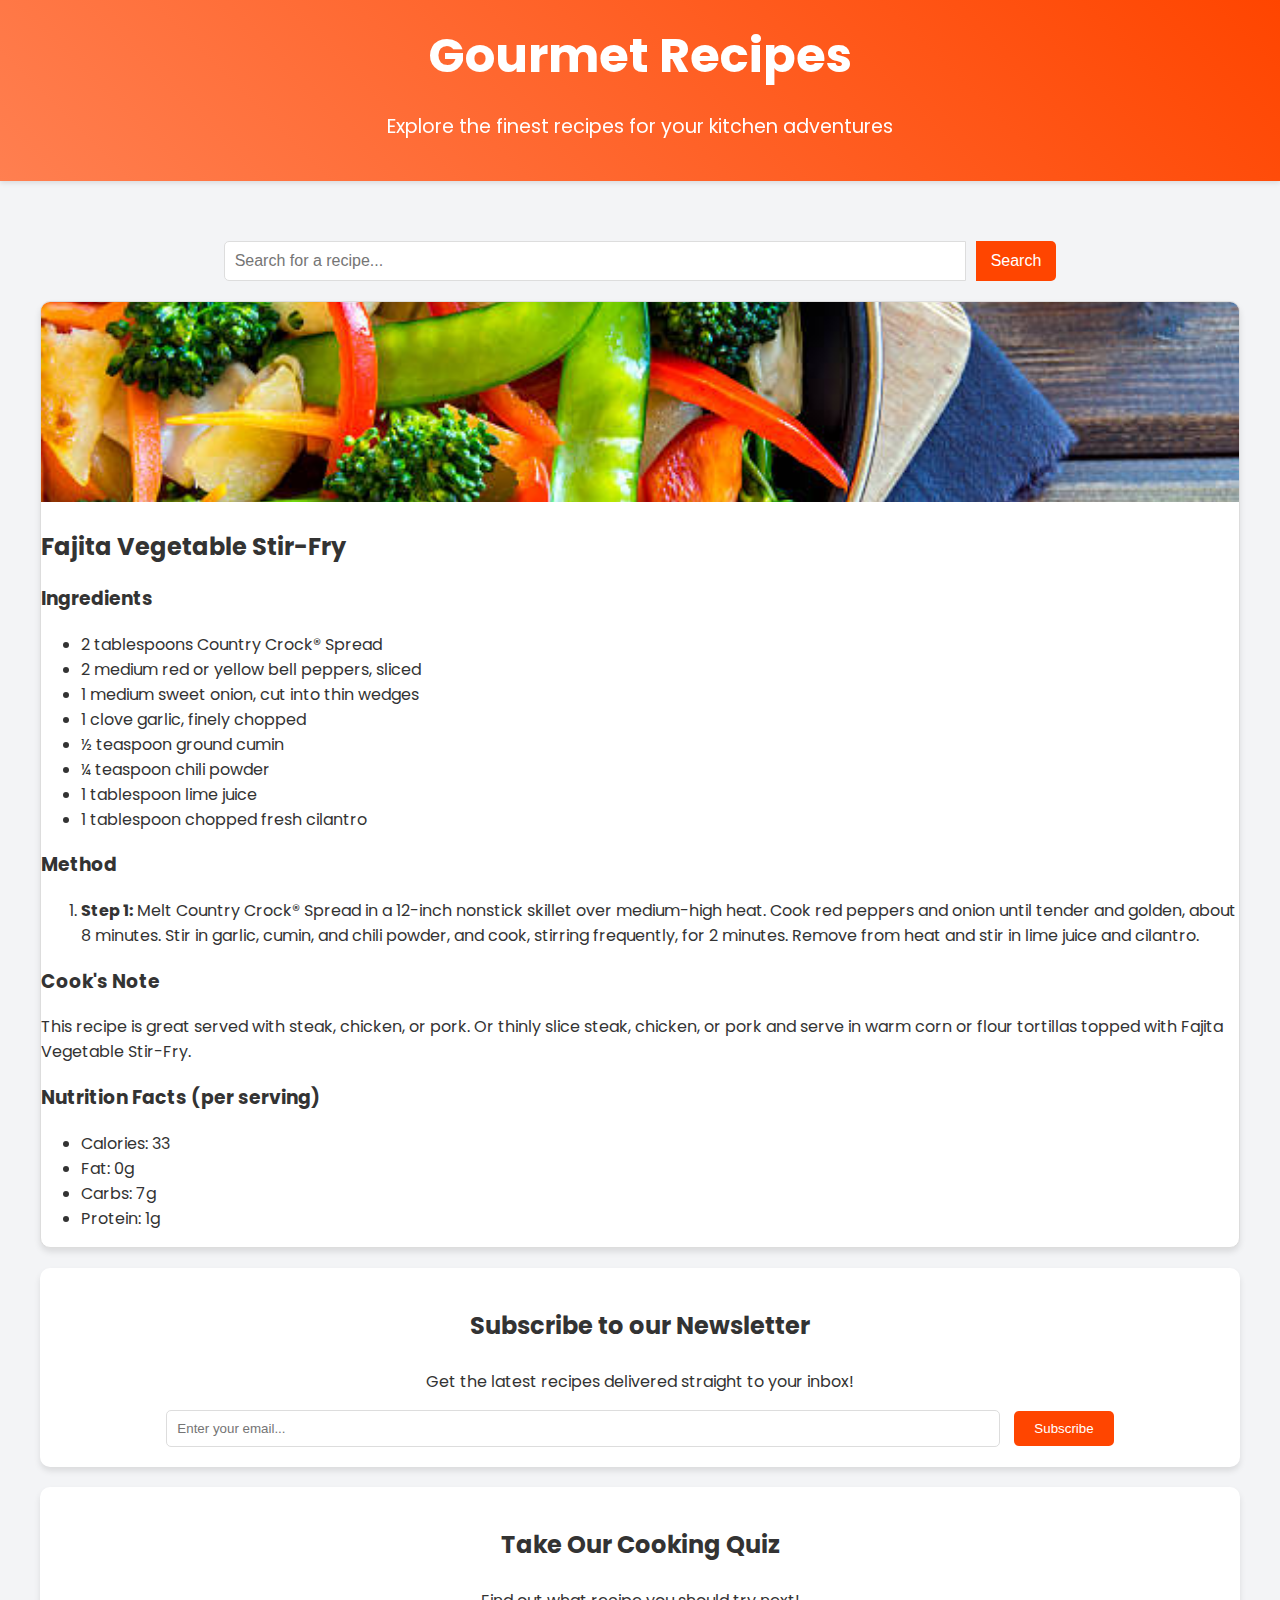
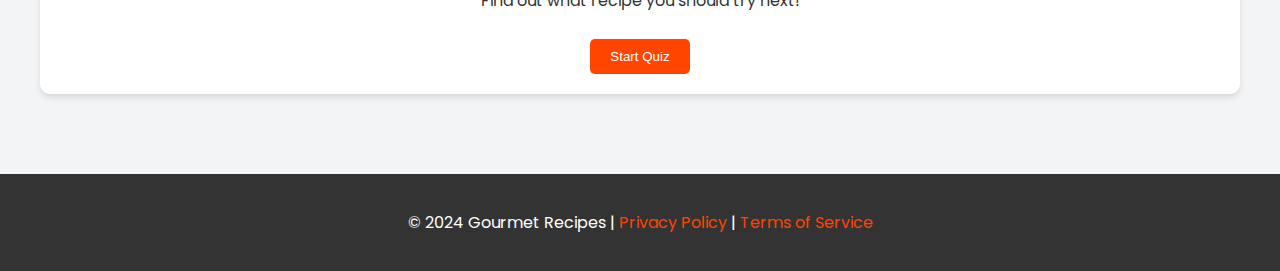
<file: Vegetable Stir-fry.html>
<!DOCTYPE html>
<html lang="en">
<head>
    <meta charset="UTF-8">
    <meta name="viewport" content="width=device-width, initial-scale=1.0">
    <title>Gourmet Recipes</title>
    <link rel="stylesheet" href="styles.css">
</head>
<body>
    <header>
        <h1>Gourmet Recipes</h1>
        <p>Explore the finest recipes for your kitchen adventures</p>
    </header>

    <button class="theme-toggle" onclick="toggleTheme()">🌙</button>

    <div class="container">
        <div class="search-bar">
            <input type="text" id="search" placeholder="Search for a recipe...">
            <button onclick="searchRecipes()">Search</button>
        </div>

        <!-- Updated Recipe Start -->
        <div class="recipe">
            <!-- Full Image Above Recipe Content -->
            <div class="recipe-image">
                <img src="vegetable-stirfry.jpg" alt="Fajita Vegetable Stir-Fry">
            </div>

            <h2>Fajita Vegetable Stir-Fry</h2>

            <h3>Ingredients</h3>
            <ul>
                <li>2 tablespoons Country Crock® Spread</li>
                <li>2 medium red or yellow bell peppers, sliced</li>
                <li>1 medium sweet onion, cut into thin wedges</li>
                <li>1 clove garlic, finely chopped</li>
                <li>½ teaspoon ground cumin</li>
                <li>¼ teaspoon chili powder</li>
                <li>1 tablespoon lime juice</li>
                <li>1 tablespoon chopped fresh cilantro</li>
            </ul>

            <h3>Method</h3>
            <ol>
                <li><strong>Step 1:</strong> Melt Country Crock® Spread in a 12-inch nonstick skillet over medium-high heat. Cook red peppers and onion until tender and golden, about 8 minutes. Stir in garlic, cumin, and chili powder, and cook, stirring frequently, for 2 minutes. Remove from heat and stir in lime juice and cilantro.</li>
            </ol>

            <h3>Cook's Note</h3>
            <p>This recipe is great served with steak, chicken, or pork. Or thinly slice steak, chicken, or pork and serve in warm corn or flour tortillas topped with Fajita Vegetable Stir-Fry.</p>

            <h3>Nutrition Facts (per serving)</h3>
            <ul>
                <li>Calories: 33</li>
                <li>Fat: 0g</li>
                <li>Carbs: 7g</li>
                <li>Protein: 1g</li>
            </ul>
        </div>
        <!-- Updated Recipe End -->

        <div class="newsletter">
            <h2>Subscribe to our Newsletter</h2>
            <p>Get the latest recipes delivered straight to your inbox!</p>
            <input type="email" placeholder="Enter your email...">
            <button>Subscribe</button>
        </div>

        <div class="quiz">
            <h2>Take Our Cooking Quiz</h2>
            <p>Find out what recipe you should try next!</p>
            <button>Start Quiz</button>
        </div>
    </div>

    <footer>
        <p>&copy; 2024 Gourmet Recipes | <a href="#">Privacy Policy</a> | <a href="#">Terms of Service</a></p>
    </footer>

    <script>
        function toggleTheme() {
            document.body.classList.toggle('dark-mode');
        }

        function searchRecipes() {
            const searchInput = document.getElementById('search').value;
            alert('Search functionality coming soon for: ' + searchInput);
        }
    </script>
</body>
</html>
</file>
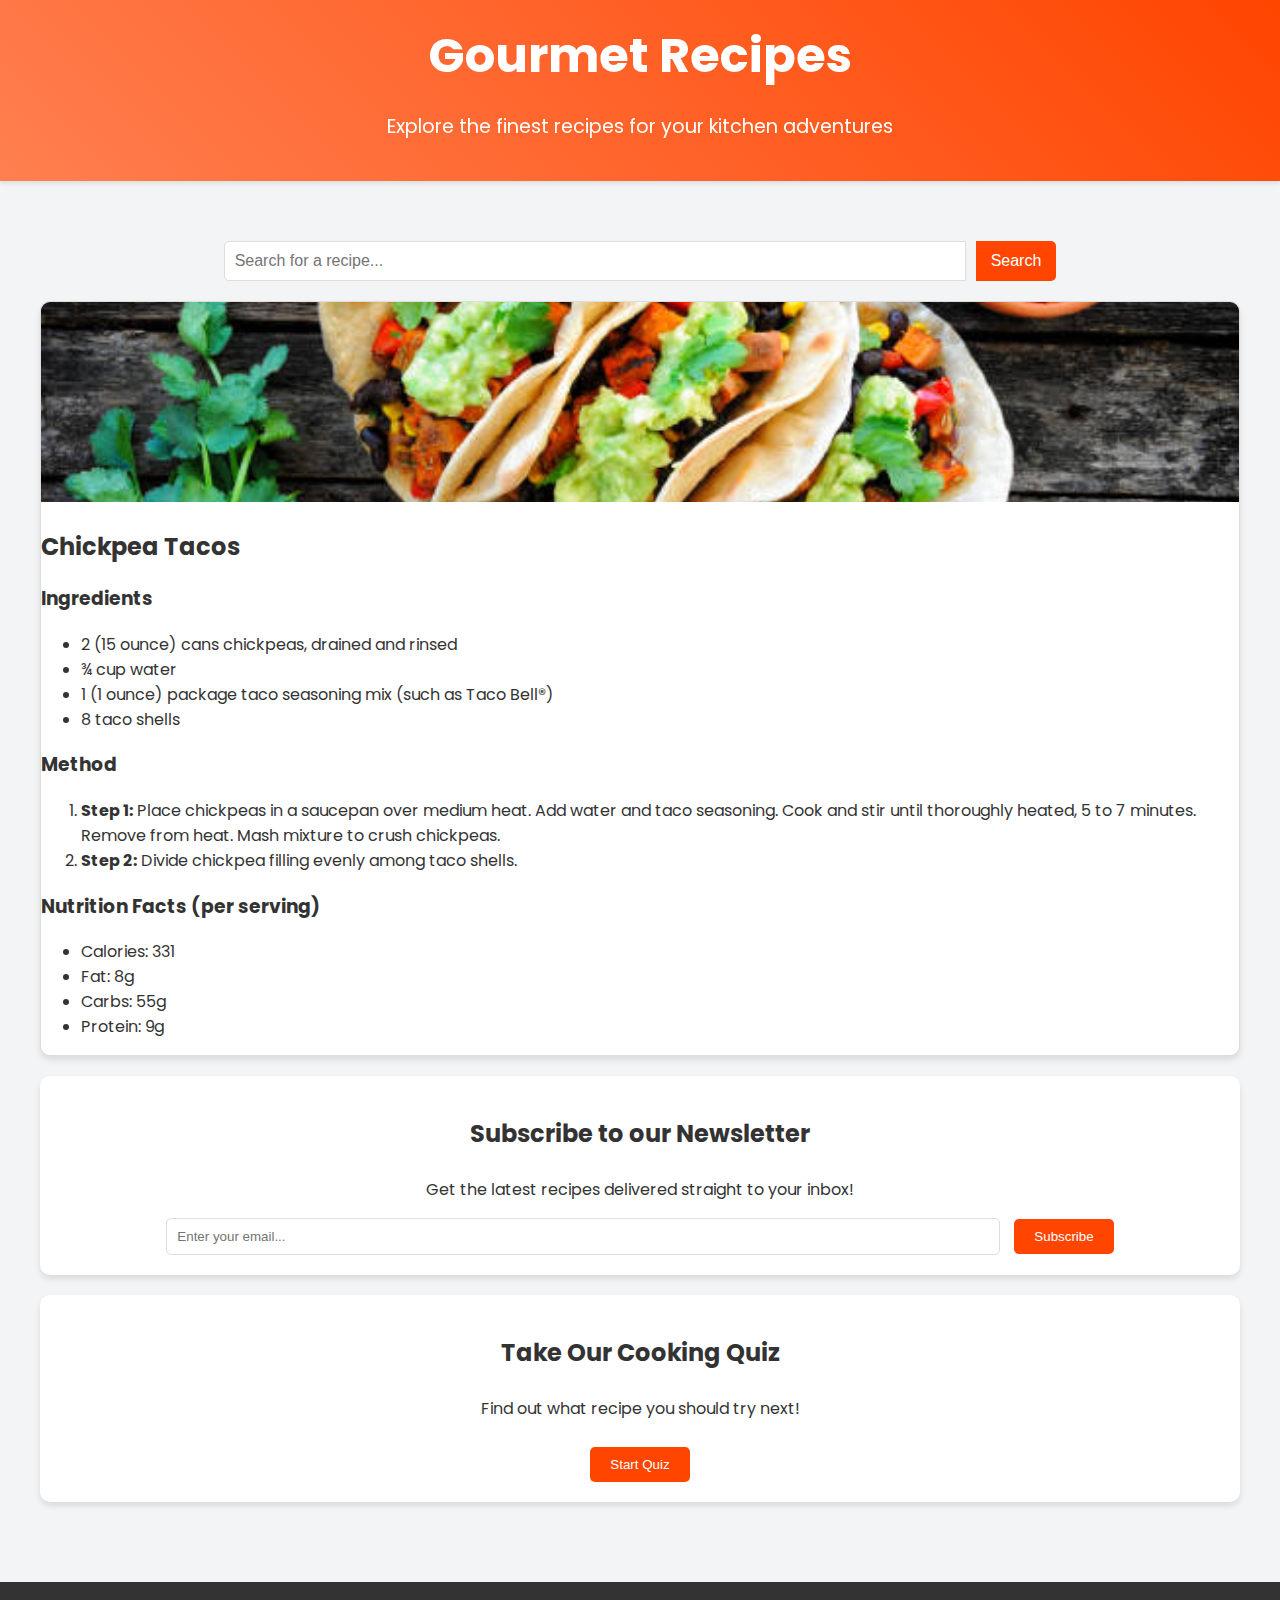
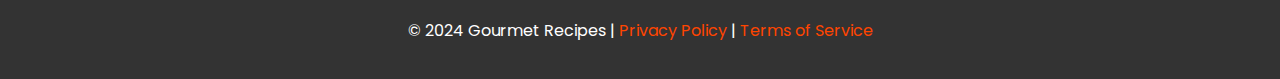
<file: Vegetarian Tacos.html>
<!DOCTYPE html>
<html lang="en">
<head>
    <meta charset="UTF-8">
    <meta name="viewport" content="width=device-width, initial-scale=1.0">
    <title>Gourmet Recipes</title>
    <link rel="stylesheet" href="styles.css">
</head>
<body>
    <header>
        <h1>Gourmet Recipes</h1>
        <p>Explore the finest recipes for your kitchen adventures</p>
    </header>

    <button class="theme-toggle" onclick="toggleTheme()">🌙</button>

    <div class="container">
        <div class="search-bar">
            <input type="text" id="search" placeholder="Search for a recipe...">
            <button onclick="searchRecipes()">Search</button>
        </div>

        <!-- Updated Recipe Start -->
        <div class="recipe">
            <!-- Full Image Above Recipe Content -->
            <div class="recipe-image">
                <img src="vegetarian-tacos.jpg" alt="Chickpea Tacos">
            </div>

            <h2>Chickpea Tacos</h2>

            <h3>Ingredients</h3>
            <ul>
                <li>2 (15 ounce) cans chickpeas, drained and rinsed</li>
                <li>¾ cup water</li>
                <li>1 (1 ounce) package taco seasoning mix (such as Taco Bell®)</li>
                <li>8 taco shells</li>
            </ul>

            <h3>Method</h3>
            <ol>
                <li><strong>Step 1:</strong> Place chickpeas in a saucepan over medium heat. Add water and taco seasoning. Cook and stir until thoroughly heated, 5 to 7 minutes. Remove from heat. Mash mixture to crush chickpeas.</li>
                <li><strong>Step 2:</strong> Divide chickpea filling evenly among taco shells.</li>
            </ol>

            <h3>Nutrition Facts (per serving)</h3>
            <ul>
                <li>Calories: 331</li>
                <li>Fat: 8g</li>
                <li>Carbs: 55g</li>
                <li>Protein: 9g</li>
            </ul>
        </div>
        <!-- Updated Recipe End -->

        <div class="newsletter">
            <h2>Subscribe to our Newsletter</h2>
            <p>Get the latest recipes delivered straight to your inbox!</p>
            <input type="email" placeholder="Enter your email...">
            <button>Subscribe</button>
        </div>

        <div class="quiz">
            <h2>Take Our Cooking Quiz</h2>
            <p>Find out what recipe you should try next!</p>
            <button>Start Quiz</button>
        </div>
    </div>

    <footer>
        <p>&copy; 2024 Gourmet Recipes | <a href="#">Privacy Policy</a> | <a href="#">Terms of Service</a></p>
    </footer>

    <script>
        function toggleTheme() {
            document.body.classList.toggle('dark-mode');
        }

        function searchRecipes() {
            const searchInput = document.getElementById('search').value;
            alert('Search functionality coming soon for: ' + searchInput);
        }
    </script>
</body>
</html>
</file>
<file: styles.css>
@import url('https://fonts.googleapis.com/css2?family=Poppins:wght@300;400;600&display=swap');

body {
    font-family: 'Poppins', sans-serif;
    margin: 0;
    padding: 0;
    background-color: #f3f4f6;
    color: #333;
    transition: background-color 0.3s, color 0.3s;
}

body.dark-mode {
    background-color: #333;
    color: #f3f4f6;
}

header {
    background: linear-gradient(45deg, #ff7f50, #ff4500);
    color: white;
    padding: 20px 0;
    text-align: center;
    position: sticky;
    top: 0;
    z-index: 1000;
    box-shadow: 0 2px 5px rgba(0, 0, 0, 0.1);
}

header h1 {
    font-size: 3rem;
    margin: 0;
    padding-bottom: 10px;
}

header p {
    margin: 10px 0 0;
    font-size: 1.2rem;
    padding-bottom: 20px;
}

.container {
    padding: 40px 20px;
    max-width: 1200px;
    margin: 0 auto;
}

.search-bar {
    margin: 20px 0;
    display: flex;
    justify-content: center;
}

.search-bar input {
    width: 60%;
    padding: 10px;
    font-size: 1rem;
    border: 1px solid #ddd;
    border-radius: 5px 0 0 5px;
    margin-right: 10px;
}

.search-bar button {
    padding: 10px 15px;
    font-size: 1rem;
    border: none;
    background-color: #ff4500;
    color: white;
    border-radius: 0 5px 5px 0;
    cursor: pointer;
    transition: background-color 0.3s;
}

.search-bar button:hover {
    background-color: #ff7f50;
}

.recipe-grid {
    display: grid;
    grid-template-columns: repeat(auto-fit, minmax(300px, 1fr));
    gap: 20px;
}

.recipe {
    border: 1px solid #ddd;
    border-radius: 10px;
    overflow: hidden;
    background-color: white;
    box-shadow: 0 4px 6px rgba(0, 0, 0, 0.1);
    transition: transform 0.3s ease;
    margin-bottom: 20px;
}

.recipe:hover {
    /* Remove the transform scale effect */
    transform: none;
}

.recipe img {
    width: 100%;
    height: 200px;
    object-fit: cover;
}

.recipe-content {
    padding: 15px;
}

.recipe-content h2 {
    margin: 0;
    color: #ff4500;
    font-size: 1.5rem;
    padding-bottom: 10px;
}

.recipe-content p {
    margin: 10px 0;
    color: #555;
}

.button-group {
    text-align: center;
}

.button {
    display: inline-block;
    padding: 10px 15px;
    margin: 5px;
    color: white;
    background-color: #ff4500;
    border: none;
    border-radius: 5px;
    text-decoration: none;
    font-size: 1rem;
    cursor: pointer;
    transition: background-color 0.3s;
}

.button:hover {
    background-color: #ff7f50;
}

footer {
    text-align: center;
    padding: 20px 10px;
    background-color: #333;
    color: white;
    margin-top: 20px;
}

footer a {
    color: #ff4500;
    text-decoration: none;
}

footer a:hover {
    text-decoration: underline;
}

.featured {
    display: flex;
    flex-direction: column;
    align-items: center;
    background-color: #ffe5d9;
    padding: 20px;
    border-radius: 10px;
    margin-bottom: 20px;
}

.featured h2 {
    color: #ff4500;
    padding-bottom: 10px;
}

.rating {
    display: flex;
    justify-content: center;
    margin-top: 10px;
}

.star {
    color: #ffcc00;
    font-size: 1.5rem;
    margin: 0 2px;
}

.quiz {
    background-color: #fff;
    border-radius: 10px;
    padding: 20px;
    margin: 20px 0;
    box-shadow: 0 4px 6px rgba(0, 0, 0, 0.1);
    text-align: center;
}

.quiz h2 {
    margin-bottom: 15px;
    padding-bottom: 10px;
}

.quiz button {
    margin-top: 10px;
    padding: 10px 20px;
    background-color: #ff4500;
    color: white;
    border: none;
    border-radius: 5px;
    cursor: pointer;
    transition: background-color 0.3s;
}

.quiz button:hover {
    background-color: #ff7f50;
}

.theme-toggle {
    position: fixed;
    top: 20px;
    right: 20px;
    background-color: #1c1a29;
    color: white;
    border: none;
    border-radius: 50%;
    padding: 10px;
    cursor: pointer;
    box-shadow: 0 4px 6px rgba(0, 0, 0, 0.1);
    transition: background-color 0.3s;
}

.theme-toggle:hover {
    background-color: #1d1b2c;
}

.newsletter {
    background-color: #fff;
    padding: 20px;
    border-radius: 10px;
    box-shadow: 0 4px 6px rgba(0, 0, 0, 0.1);
    margin: 20px 0;
    text-align: center;
}

.newsletter h2 {
    margin-bottom: 10px;
    padding-bottom: 10px;
}

.newsletter input[type="email"] {
    padding: 10px;
    width: 70%;
    border: 1px solid #ddd;
    border-radius: 5px;
    margin-right: 10px;
}

.newsletter button {
    padding: 10px 20px;
    background-color: #ff4500;
    color: white;
    border: none;
    border-radius: 5px;
    cursor: pointer;
    transition: background-color 0.3s;
}

.newsletter button:hover {
    background-color: #ff7f50;
}

.testimonials {
    margin: 20px 0;
    padding: 20px;
    background-color: #fff;
    border-radius: 10px;
    box-shadow: 0 4px 6px rgba(0, 0, 0, 0.1);
}

.testimonial {
    margin: 10px 0;
    display: flex;
    align-items: center;
    gap: 15px;
}

.testimonial img {
    width: 50px;
    height: 50px;
    border-radius: 50%;
}

.testimonial p {
    font-size: 1rem;
    color: #555;
}

.testimonial span {
    font-weight: bold;
    color: #ff4500;
}

.random-tip {
    margin: 20px 0;
    padding: 20px;
    background-color: #ffe5d9;
    border-radius: 10px;
    box-shadow: 0 4px 6px rgba(0, 0, 0, 0.1);
}

.random-tip h2 {
    color: #ff4500;
    padding-bottom: 10px;
}
</file>
